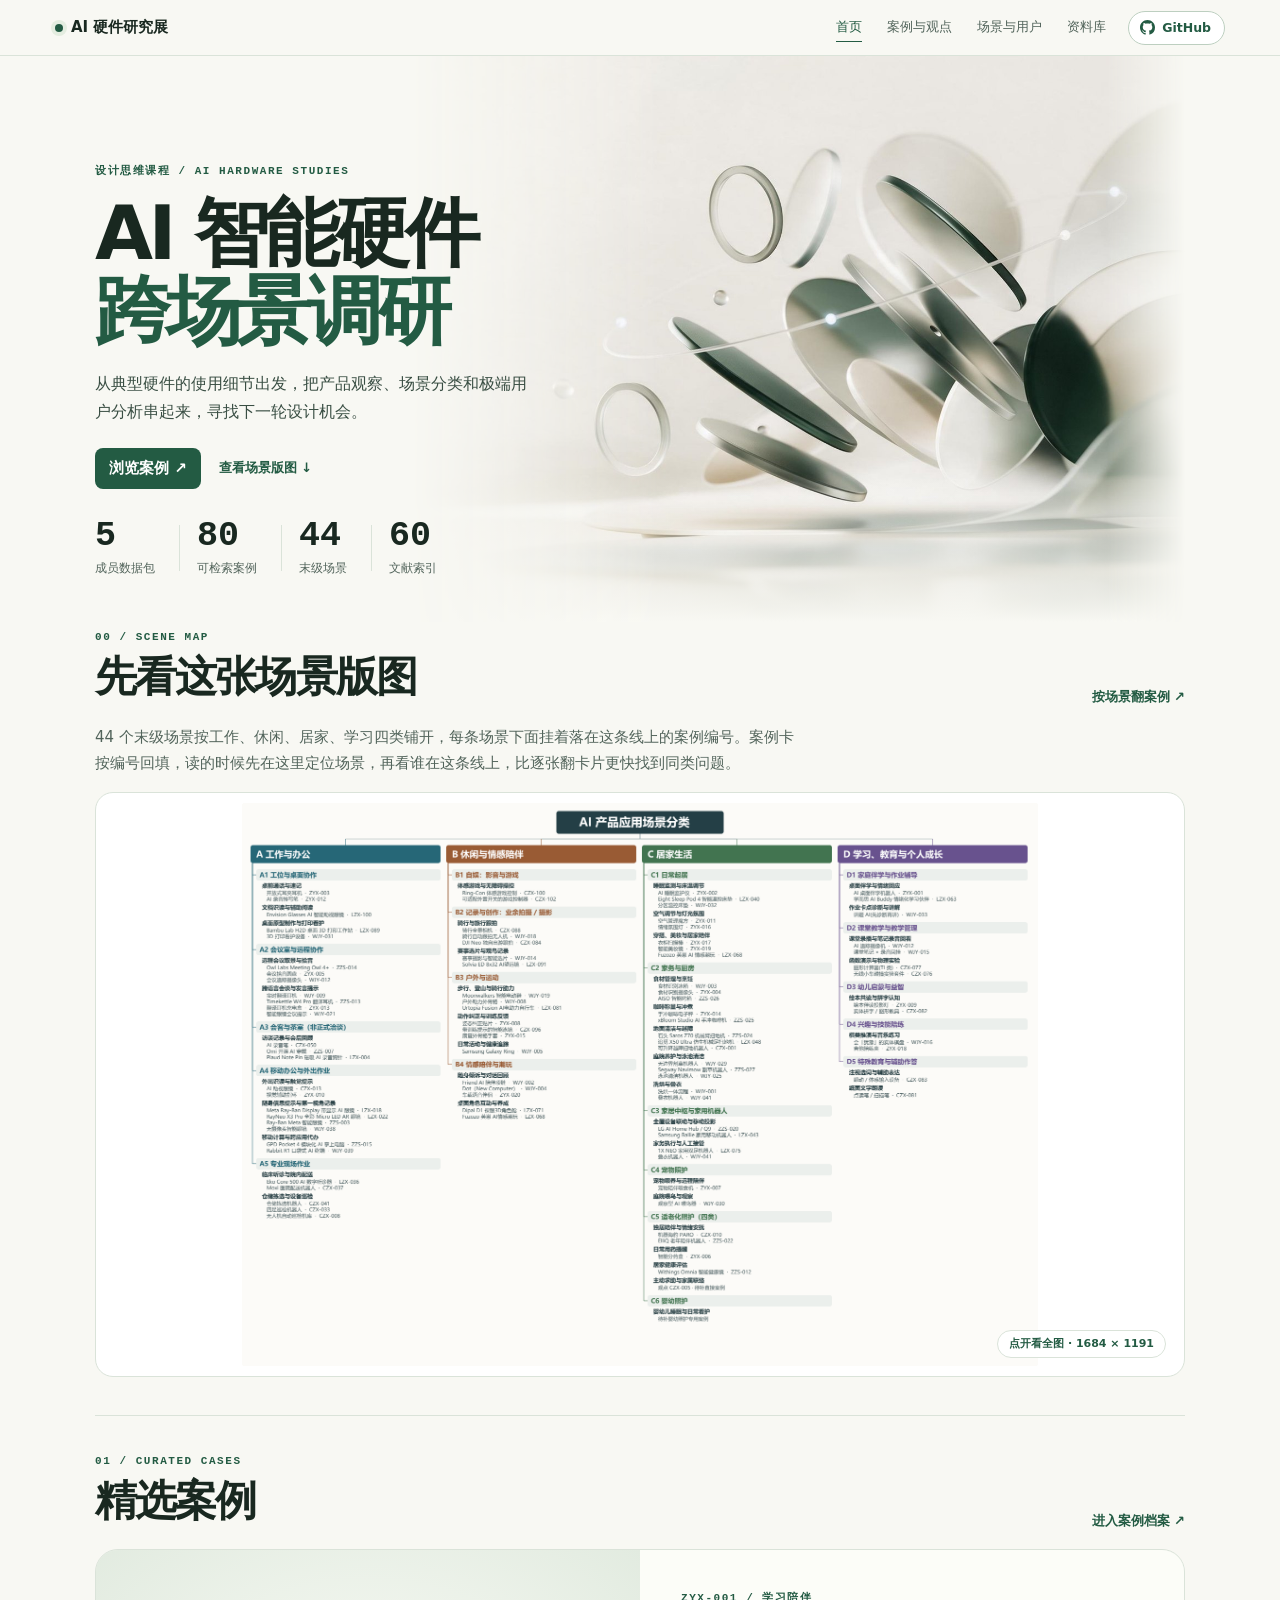
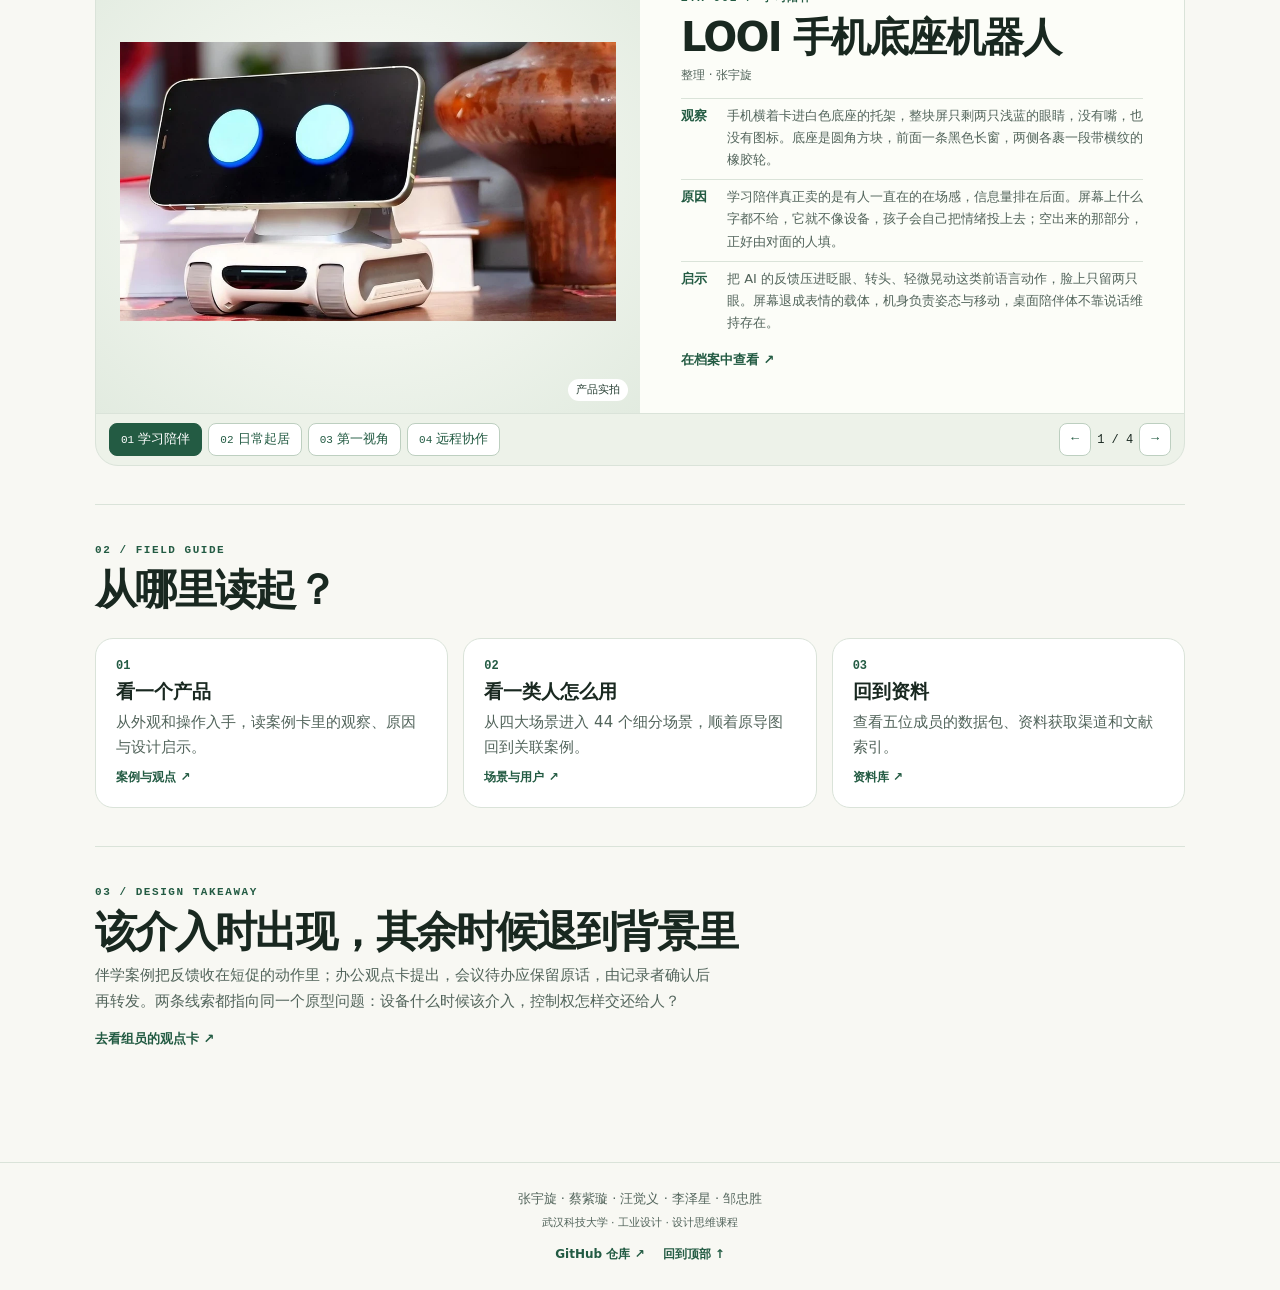
<file: index.html>
<!doctype html>
<html lang="zh-CN"><head><meta charset="utf-8"><meta name="viewport" content="width=device-width,initial-scale=1">
<title>跨场景调研 · AI 智能硬件调研</title><meta name="description" content="从典型硬件的使用细节出发，把产品观察、场景分类和极端用户分析串起来，寻找下一轮设计机会。">
<link rel="icon" href="assets/art/mark.svg" type="image/svg+xml"><link rel="stylesheet" href="pages.css">
<script type="module" src="pages.js"></script></head><body data-page="index">
<a class="skip" href="#main">跳到正文</a><progress class="reading" id="reading" max="100" value="0" aria-hidden="true"></progress>
<header class="nav" id="top"><a class="brand" href="index.html"><span class="dot"></span>AI 硬件研究展</a><div class="nav-end"><nav aria-label="展站导航"><a href="index.html" aria-current="page">首页</a><a href="cases.html">案例与观点</a><a href="scenes.html">场景与用户</a><a href="library.html">资料库</a></nav><a class="gh" href="https://github.com/Zhang-yvxuan/Design-Thinking" target="_blank" rel="noopener noreferrer" aria-label="在 GitHub 打开这个展站的仓库"><svg viewBox="0 0 16 16" aria-hidden="true"><path d="M8 0C3.58 0 0 3.58 0 8c0 3.54 2.29 6.53 5.47 7.59.4.07.55-.17.55-.38 0-.19-.01-.82-.01-1.49-2.01.37-2.53-.49-2.69-.94-.09-.23-.48-.94-.82-1.13-.28-.15-.68-.52-.01-.53.63-.01 1.08.58 1.23.82.72 1.21 1.87.87 2.33.66.07-.52.28-.87.51-1.07-1.78-.2-3.64-.89-3.64-3.95 0-.87.31-1.59.82-2.15-.08-.2-.36-1.02.08-2.12 0 0 .67-.21 2.2.82.64-.18 1.32-.27 2-.27s1.36.09 2 .27c1.53-1.04 2.2-.82 2.2-.82.44 1.1.16 1.92.08 2.12.51.56.82 1.27.82 2.15 0 3.07-1.87 3.75-3.65 3.95.29.25.54.73.54 1.48 0 1.07-.01 1.93-.01 2.2 0 .21.15.46.55.38A8.013 8.013 0 0 0 16 8c0-4.42-3.58-8-8-8z"/></svg><span>GitHub</span></a></div></header>
<main id="main"><section class="cover"><div class="hero__art" aria-hidden="true"></div><div class="cover-copy"><p class="eyebrow">设计思维课程 / AI HARDWARE STUDIES</p><h1>AI 智能硬件<span>跨场景调研</span></h1><p>从典型硬件的使用细节出发，把产品观察、场景分类和极端用户分析串起来，寻找下一轮设计机会。</p><div class="cover-links"><a class="action" href="cases.html">浏览案例 ↗</a><a class="quiet-link" href="#map">查看场景版图 ↓</a></div><ul id="stats" class="stats" aria-label="调研概览"></ul></div></section><p id="loadError" class="notice" hidden></p>
<section class="edition map-edition" id="map"><div class="split-head"><div><p class="eyebrow">00 / SCENE MAP</p><h2>先看这张场景版图</h2></div><a class="quiet-link" href="scenes.html">按场景翻案例 ↗</a></div>
<p class="map-note">44 个末级场景按工作、休闲、居家、学习四类铺开，每条场景下面挂着落在这条线上的案例编号。案例卡按编号回填，读的时候先在这里定位场景，再看谁在这条线上，比逐张翻卡片更快找到同类问题。</p>
<button type="button" class="zoom-trigger map-frame" data-zoom="assets/figures/scene-map.png" data-alt="AI 产品应用场景分类思维导图"><img src="assets/figures/scene-map.png" alt="AI 产品应用场景分类思维导图，分工作与办公、休闲与情感陪伴、居家生活、学习与个人成长四类" width="1684" height="1191" decoding="async"><span class="map-hint">点开看全图 · 1684 × 1191</span></button></section>
<section class="edition" id="case"><div class="split-head"><div><p class="eyebrow">01 / CURATED CASES</p><h2>精选案例</h2></div><a class="quiet-link" href="cases.html">进入案例档案 ↗</a></div><div id="featured" aria-live="polite"></div></section>
<section class="edition"><div class="split-head"><div><p class="eyebrow">02 / FIELD GUIDE</p><h2>从哪里读起？</h2></div></div>
<div class="entry-grid"><a href="cases.html"><b>01</b><h3>看一个产品</h3><p>从外观和操作入手，读案例卡里的观察、原因与设计启示。</p><span>案例与观点 ↗</span></a><a href="scenes.html"><b>02</b><h3>看一类人怎么用</h3><p>从四大场景进入 44 个细分场景，顺着原导图回到关联案例。</p><span>场景与用户 ↗</span></a><a href="library.html"><b>03</b><h3>回到资料</h3><p>查看五位成员的数据包、资料获取渠道和文献索引。</p><span>资料库 ↗</span></a></div></section>
<section class="edition takeaway"><p class="eyebrow">03 / DESIGN TAKEAWAY</p><h2>该介入时出现，其余时候退到背景里</h2><p>伴学案例把反馈收在短促的动作里；办公观点卡提出，会议待办应保留原话，由记录者确认后再转发。两条线索都指向同一个原型问题：设备什么时候该介入，控制权怎样交还给人？</p><a class="quiet-link" href="cases.html?view=opinions">去看组员的观点卡 ↗</a></section></main>
<footer class="foot"><p>张宇旋 · 蔡紫璇 · 汪觉义 · 李泽星 · 邹忠胜</p><p class="muted">武汉科技大学 · 工业设计 · 设计思维课程</p><p class="foot-links"><a href="https://github.com/Zhang-yvxuan/Design-Thinking" target="_blank" rel="noopener noreferrer">GitHub 仓库 ↗</a><a href="#top">回到顶部 ↑</a></p></footer>
<dialog class="detail" id="detail" aria-label="案例详情"><div class="detail-shell"><div class="detail-figure"><img alt=""></div><div class="detail-body"><button class="detail-close" type="button" aria-label="关闭详情">关闭 ×</button><p class="eyebrow" id="detailMeta"></p><h2 id="detailTitle"></h2><p class="byline" id="detailOwner"></p><dl class="detail-facts" id="detailFacts"></dl><div class="detail-chips" id="detailChips"></div><a class="quiet-link" id="detailSrc" target="_blank" rel="noopener noreferrer" hidden>原卡所列来源 ↗</a><p class="byline" id="detailSource"></p></div></div></dialog>
<dialog class="zoom" id="zoom" aria-label="查看大图"><form method="dialog"><button class="small-button" aria-label="关闭大图">关闭 ×</button></form><div class="zoom__image"><img alt=""></div></dialog></body></html>
</file>
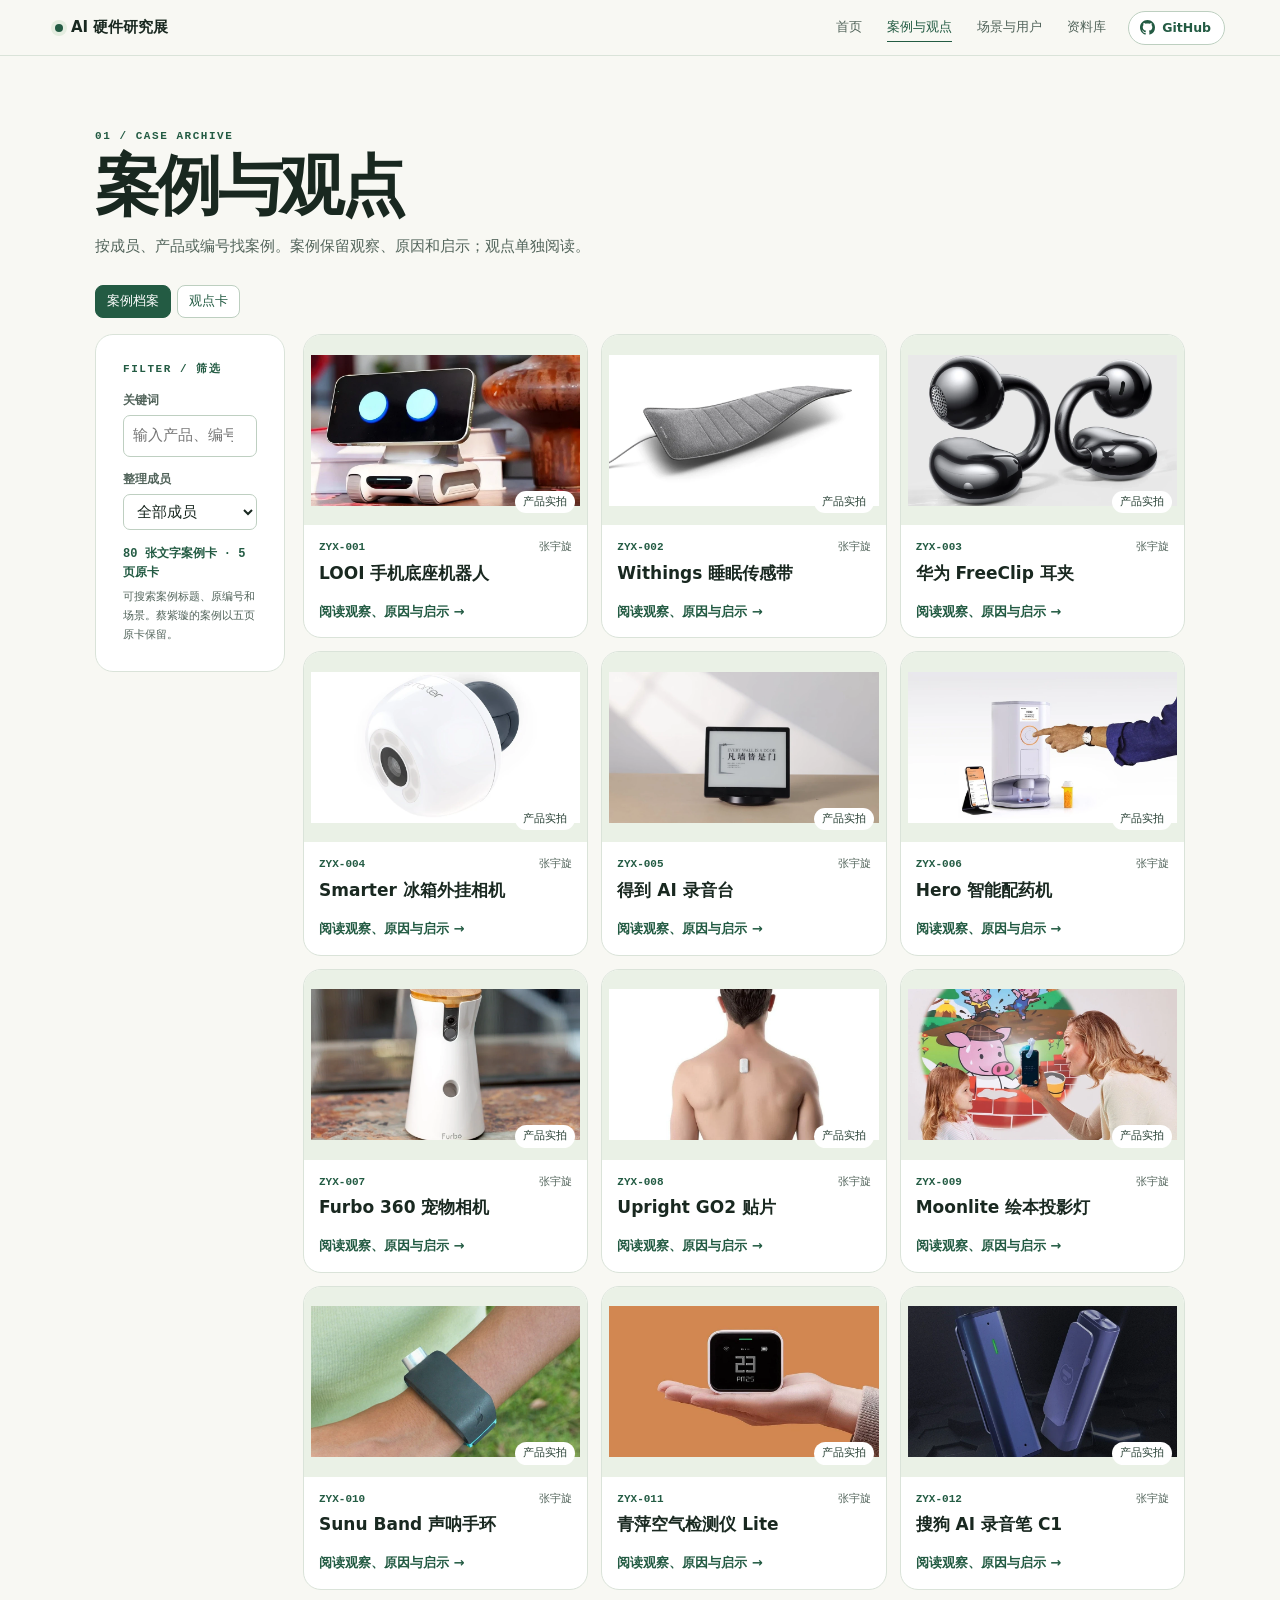
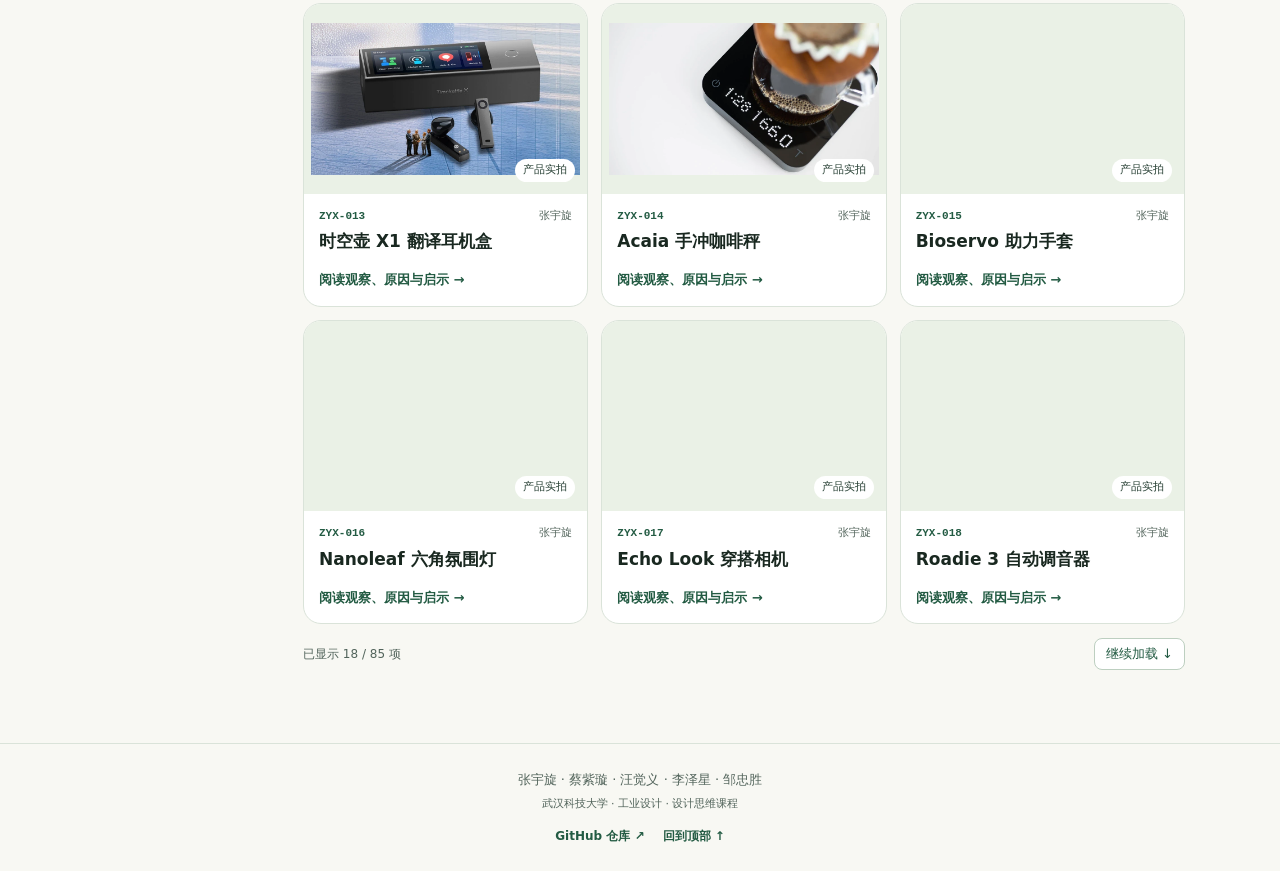
<file: cases.html>
<!doctype html>
<html lang="zh-CN"><head><meta charset="utf-8"><meta name="viewport" content="width=device-width,initial-scale=1">
<title>案例与观点 · AI 智能硬件调研</title><meta name="description" content="按成员、产品或编号找案例。案例保留观察、原因和启示；观点单独阅读。">
<link rel="icon" href="assets/art/mark.svg" type="image/svg+xml"><link rel="stylesheet" href="pages.css">
<script type="module" src="pages.js"></script></head><body data-page="cases">
<a class="skip" href="#main">跳到正文</a><progress class="reading" id="reading" max="100" value="0" aria-hidden="true"></progress>
<header class="nav" id="top"><a class="brand" href="index.html"><span class="dot"></span>AI 硬件研究展</a><div class="nav-end"><nav aria-label="展站导航"><a href="index.html">首页</a><a href="cases.html" aria-current="page">案例与观点</a><a href="scenes.html">场景与用户</a><a href="library.html">资料库</a></nav><a class="gh" href="https://github.com/Zhang-yvxuan/Design-Thinking" target="_blank" rel="noopener noreferrer" aria-label="在 GitHub 打开这个展站的仓库"><svg viewBox="0 0 16 16" aria-hidden="true"><path d="M8 0C3.58 0 0 3.58 0 8c0 3.54 2.29 6.53 5.47 7.59.4.07.55-.17.55-.38 0-.19-.01-.82-.01-1.49-2.01.37-2.53-.49-2.69-.94-.09-.23-.48-.94-.82-1.13-.28-.15-.68-.52-.01-.53.63-.01 1.08.58 1.23.82.72 1.21 1.87.87 2.33.66.07-.52.28-.87.51-1.07-1.78-.2-3.64-.89-3.64-3.95 0-.87.31-1.59.82-2.15-.08-.2-.36-1.02.08-2.12 0 0 .67-.21 2.2.82.64-.18 1.32-.27 2-.27s1.36.09 2 .27c1.53-1.04 2.2-.82 2.2-.82.44 1.1.16 1.92.08 2.12.51.56.82 1.27.82 2.15 0 3.07-1.87 3.75-3.65 3.95.29.25.54.73.54 1.48 0 1.07-.01 1.93-.01 2.2 0 .21.15.46.55.38A8.013 8.013 0 0 0 16 8c0-4.42-3.58-8-8-8z"/></svg><span>GitHub</span></a></div></header>
<main id="main"><header class="page-head"><p class="eyebrow">01 / CASE ARCHIVE</p><h1>案例与观点</h1><p>按成员、产品或编号找案例。案例保留观察、原因和启示；观点单独阅读。</p></header><p id="loadError" class="notice" hidden></p>
<div class="view-tabs" aria-label="案例或观点"><button type="button" data-view="cases">案例档案</button><button type="button" data-view="opinions">观点卡</button></div>
<section class="workbench" aria-label="档案浏览"><aside class="filters-panel"><p class="eyebrow">FILTER / 筛选</p><label for="query">关键词</label><input id="query" type="search" placeholder="输入产品、编号或主题"><label for="member">整理成员</label><select id="member"><option value="all">全部成员</option></select><p id="results" role="status"></p><p class="filter-help">可搜索案例标题、原编号和场景。蔡紫璇的案例以五页原卡保留。</p></aside><div id="archive" class="archive-region" aria-busy="true">正在加载档案…</div></section></main>
<footer class="foot"><p>张宇旋 · 蔡紫璇 · 汪觉义 · 李泽星 · 邹忠胜</p><p class="muted">武汉科技大学 · 工业设计 · 设计思维课程</p><p class="foot-links"><a href="https://github.com/Zhang-yvxuan/Design-Thinking" target="_blank" rel="noopener noreferrer">GitHub 仓库 ↗</a><a href="#top">回到顶部 ↑</a></p></footer>
<dialog class="detail" id="detail" aria-label="案例详情"><div class="detail-shell"><div class="detail-figure"><img alt=""></div><div class="detail-body"><button class="detail-close" type="button" aria-label="关闭详情">关闭 ×</button><p class="eyebrow" id="detailMeta"></p><h2 id="detailTitle"></h2><p class="byline" id="detailOwner"></p><dl class="detail-facts" id="detailFacts"></dl><div class="detail-chips" id="detailChips"></div><a class="quiet-link" id="detailSrc" target="_blank" rel="noopener noreferrer" hidden>原卡所列来源 ↗</a><p class="byline" id="detailSource"></p></div></div></dialog>
<dialog class="zoom" id="zoom" aria-label="查看大图"><form method="dialog"><button class="small-button" aria-label="关闭大图">关闭 ×</button></form><div class="zoom__image"><img alt=""></div></dialog></body></html>
</file>
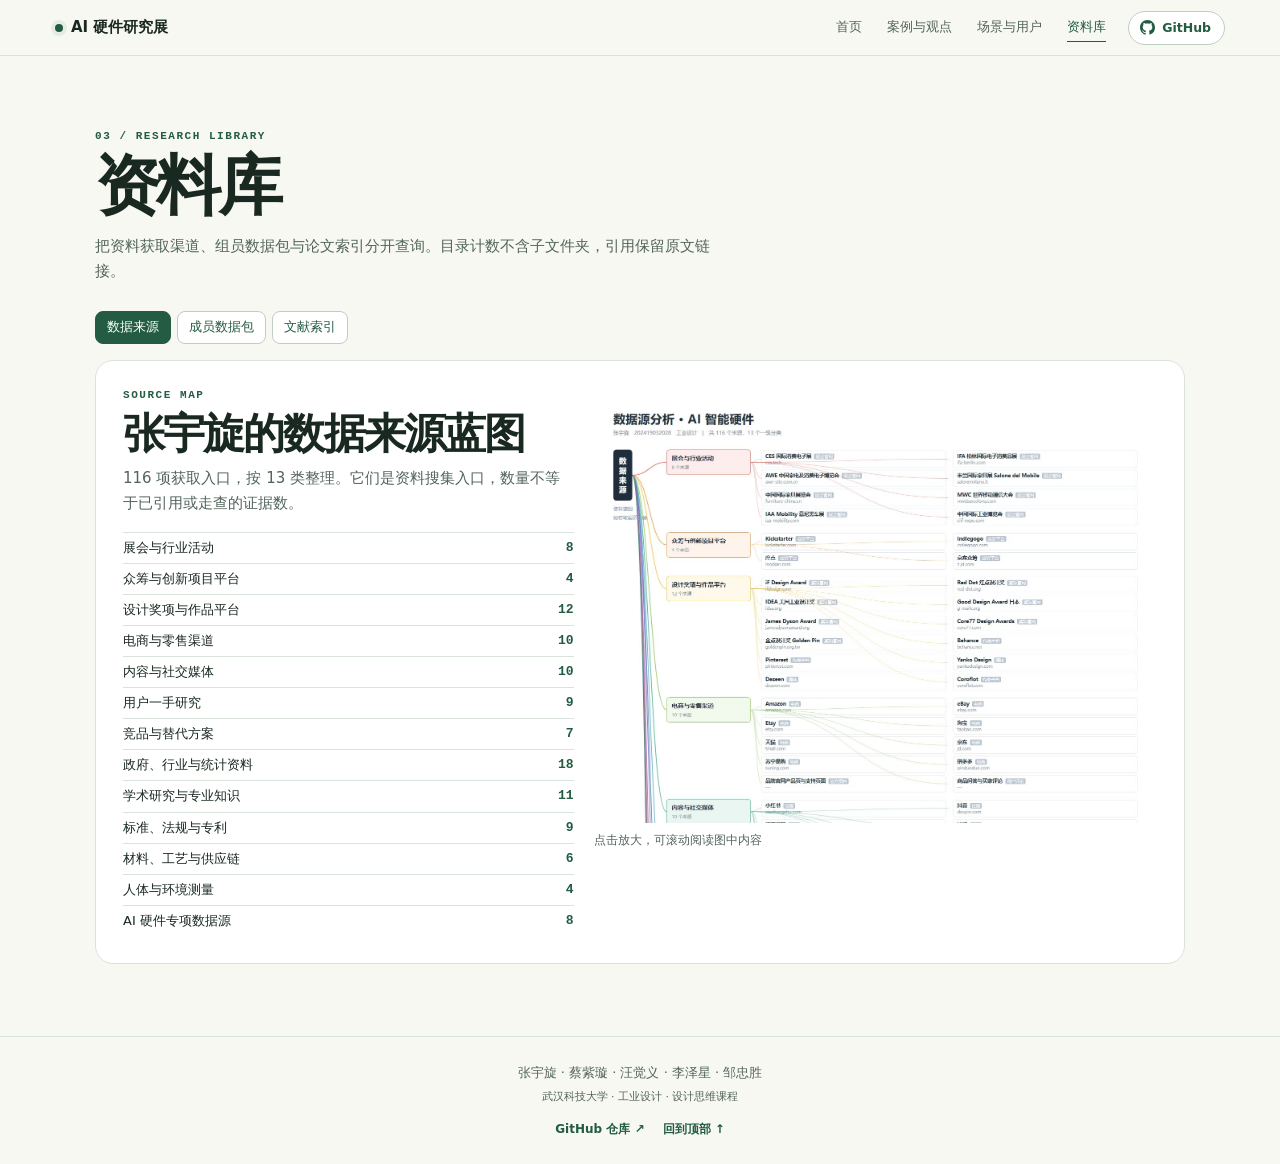
<file: library.html>
<!doctype html>
<html lang="zh-CN"><head><meta charset="utf-8"><meta name="viewport" content="width=device-width,initial-scale=1">
<title>资料库 · AI 智能硬件调研</title><meta name="description" content="把资料获取渠道、组员数据包与论文索引分开查询。目录计数不含子文件夹，引用保留原文链接。">
<link rel="icon" href="assets/art/mark.svg" type="image/svg+xml"><link rel="stylesheet" href="pages.css">
<script type="module" src="pages.js"></script></head><body data-page="library">
<a class="skip" href="#main">跳到正文</a><progress class="reading" id="reading" max="100" value="0" aria-hidden="true"></progress>
<header class="nav" id="top"><a class="brand" href="index.html"><span class="dot"></span>AI 硬件研究展</a><div class="nav-end"><nav aria-label="展站导航"><a href="index.html">首页</a><a href="cases.html">案例与观点</a><a href="scenes.html">场景与用户</a><a href="library.html" aria-current="page">资料库</a></nav><a class="gh" href="https://github.com/Zhang-yvxuan/Design-Thinking" target="_blank" rel="noopener noreferrer" aria-label="在 GitHub 打开这个展站的仓库"><svg viewBox="0 0 16 16" aria-hidden="true"><path d="M8 0C3.58 0 0 3.58 0 8c0 3.54 2.29 6.53 5.47 7.59.4.07.55-.17.55-.38 0-.19-.01-.82-.01-1.49-2.01.37-2.53-.49-2.69-.94-.09-.23-.48-.94-.82-1.13-.28-.15-.68-.52-.01-.53.63-.01 1.08.58 1.23.82.72 1.21 1.87.87 2.33.66.07-.52.28-.87.51-1.07-1.78-.2-3.64-.89-3.64-3.95 0-.87.31-1.59.82-2.15-.08-.2-.36-1.02.08-2.12 0 0 .67-.21 2.2.82.64-.18 1.32-.27 2-.27s1.36.09 2 .27c1.53-1.04 2.2-.82 2.2-.82.44 1.1.16 1.92.08 2.12.51.56.82 1.27.82 2.15 0 3.07-1.87 3.75-3.65 3.95.29.25.54.73.54 1.48 0 1.07-.01 1.93-.01 2.2 0 .21.15.46.55.38A8.013 8.013 0 0 0 16 8c0-4.42-3.58-8-8-8z"/></svg><span>GitHub</span></a></div></header>
<main id="main"><header class="page-head"><p class="eyebrow">03 / RESEARCH LIBRARY</p><h1>资料库</h1><p>把资料获取渠道、组员数据包与论文索引分开查询。目录计数不含子文件夹，引用保留原文链接。</p></header><p id="loadError" class="notice" hidden></p>
<div class="view-tabs" aria-label="资料类别"><button type="button" data-view="sources">数据来源</button><button type="button" data-view="packs">成员数据包</button><button type="button" data-view="papers">文献索引</button></div>
<section id="library" class="library-panel" aria-busy="true">正在加载资料…</section></main>
<footer class="foot"><p>张宇旋 · 蔡紫璇 · 汪觉义 · 李泽星 · 邹忠胜</p><p class="muted">武汉科技大学 · 工业设计 · 设计思维课程</p><p class="foot-links"><a href="https://github.com/Zhang-yvxuan/Design-Thinking" target="_blank" rel="noopener noreferrer">GitHub 仓库 ↗</a><a href="#top">回到顶部 ↑</a></p></footer>
<dialog class="detail" id="detail" aria-label="案例详情"><div class="detail-shell"><div class="detail-figure"><img alt=""></div><div class="detail-body"><button class="detail-close" type="button" aria-label="关闭详情">关闭 ×</button><p class="eyebrow" id="detailMeta"></p><h2 id="detailTitle"></h2><p class="byline" id="detailOwner"></p><dl class="detail-facts" id="detailFacts"></dl><div class="detail-chips" id="detailChips"></div><a class="quiet-link" id="detailSrc" target="_blank" rel="noopener noreferrer" hidden>原卡所列来源 ↗</a><p class="byline" id="detailSource"></p></div></div></dialog>
<dialog class="zoom" id="zoom" aria-label="查看大图"><form method="dialog"><button class="small-button" aria-label="关闭大图">关闭 ×</button></form><div class="zoom__image"><img alt=""></div></dialog></body></html>
</file>
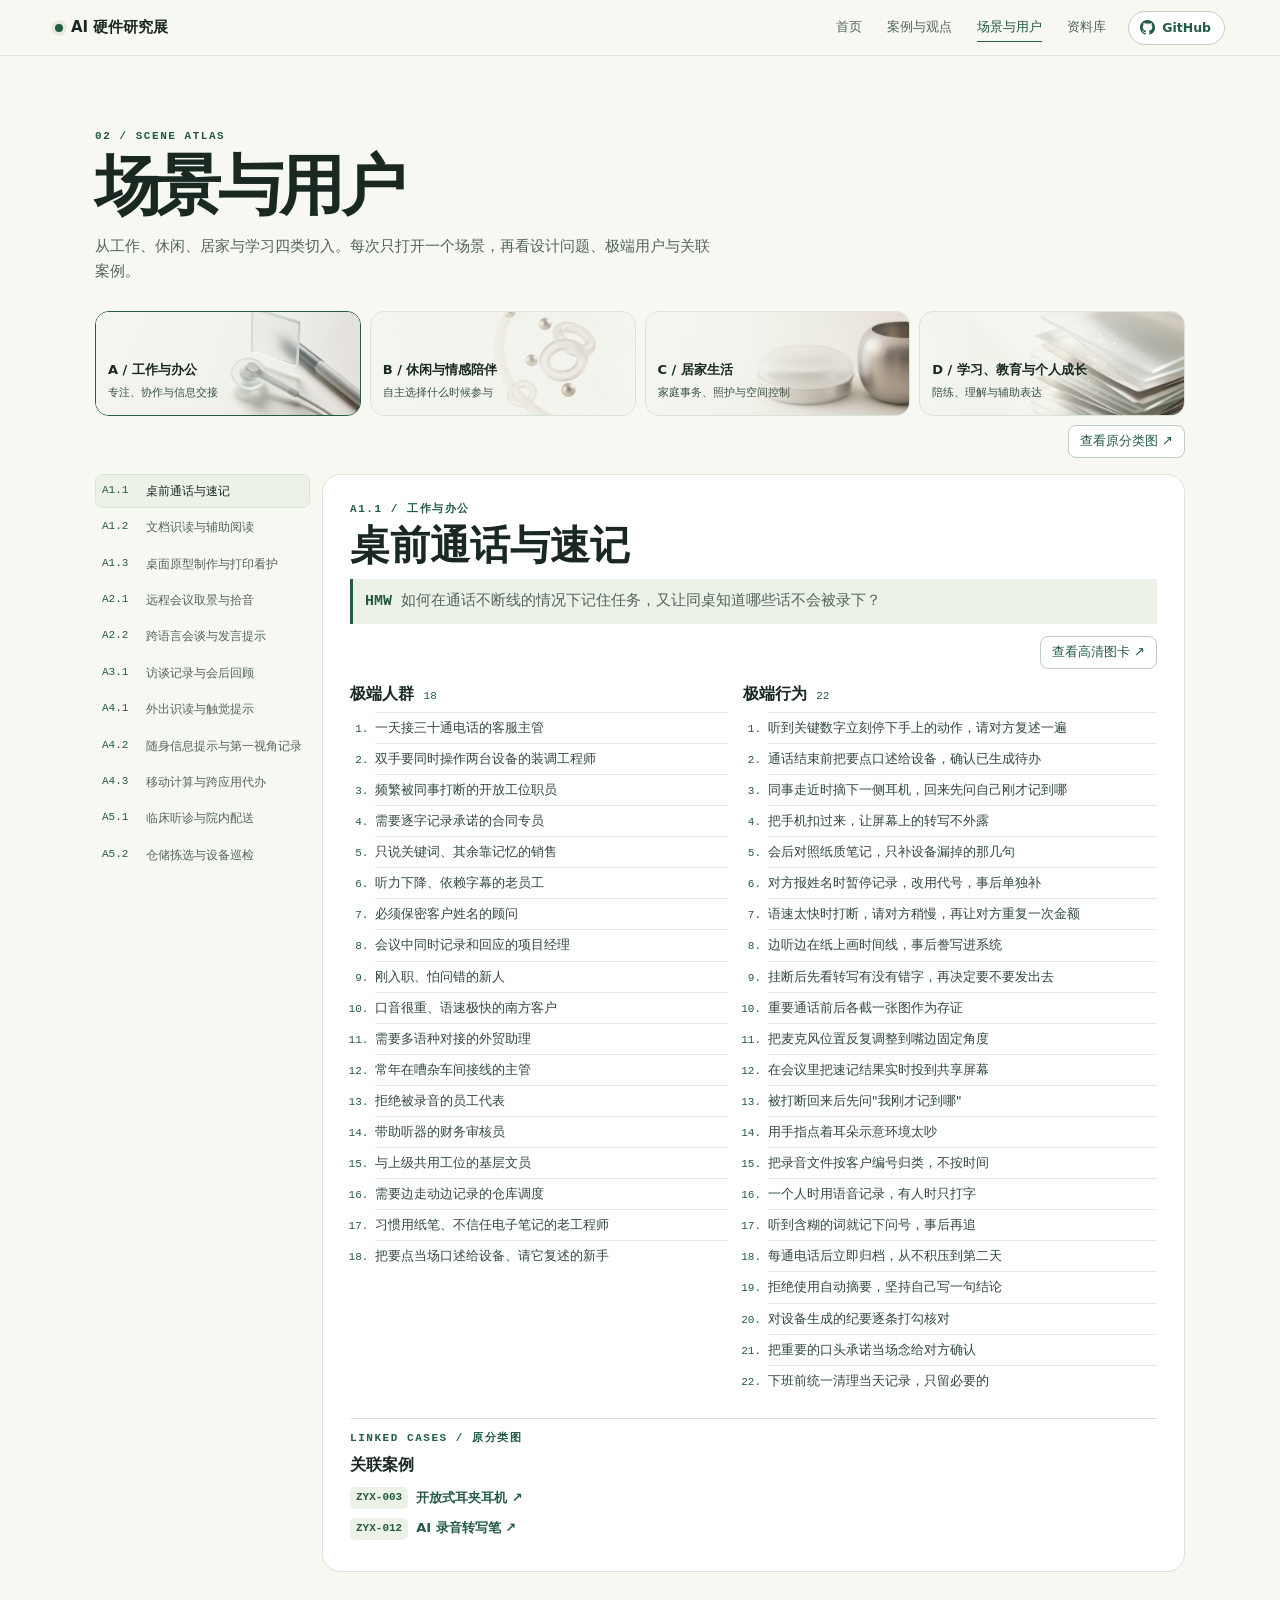
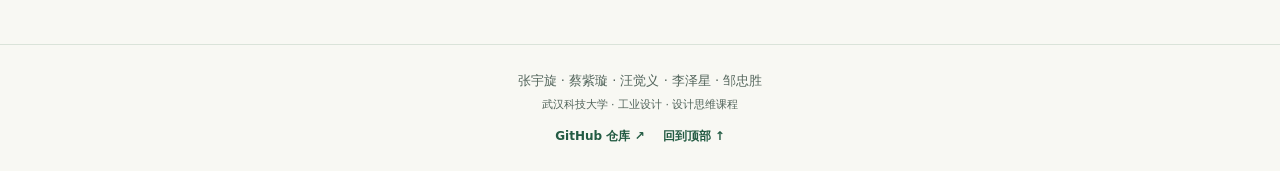
<file: scenes.html>
<!doctype html>
<html lang="zh-CN"><head><meta charset="utf-8"><meta name="viewport" content="width=device-width,initial-scale=1">
<title>场景与用户 · AI 智能硬件调研</title><meta name="description" content="从工作、休闲、居家与学习四类切入。每次只打开一个场景，再看设计问题、极端用户与关联案例。">
<link rel="icon" href="assets/art/mark.svg" type="image/svg+xml"><link rel="stylesheet" href="pages.css">
<script type="module" src="pages.js"></script></head><body data-page="scenes">
<a class="skip" href="#main">跳到正文</a><progress class="reading" id="reading" max="100" value="0" aria-hidden="true"></progress>
<header class="nav" id="top"><a class="brand" href="index.html"><span class="dot"></span>AI 硬件研究展</a><div class="nav-end"><nav aria-label="展站导航"><a href="index.html">首页</a><a href="cases.html">案例与观点</a><a href="scenes.html" aria-current="page">场景与用户</a><a href="library.html">资料库</a></nav><a class="gh" href="https://github.com/Zhang-yvxuan/Design-Thinking" target="_blank" rel="noopener noreferrer" aria-label="在 GitHub 打开这个展站的仓库"><svg viewBox="0 0 16 16" aria-hidden="true"><path d="M8 0C3.58 0 0 3.58 0 8c0 3.54 2.29 6.53 5.47 7.59.4.07.55-.17.55-.38 0-.19-.01-.82-.01-1.49-2.01.37-2.53-.49-2.69-.94-.09-.23-.48-.94-.82-1.13-.28-.15-.68-.52-.01-.53.63-.01 1.08.58 1.23.82.72 1.21 1.87.87 2.33.66.07-.52.28-.87.51-1.07-1.78-.2-3.64-.89-3.64-3.95 0-.87.31-1.59.82-2.15-.08-.2-.36-1.02.08-2.12 0 0 .67-.21 2.2.82.64-.18 1.32-.27 2-.27s1.36.09 2 .27c1.53-1.04 2.2-.82 2.2-.82.44 1.1.16 1.92.08 2.12.51.56.82 1.27.82 2.15 0 3.07-1.87 3.75-3.65 3.95.29.25.54.73.54 1.48 0 1.07-.01 1.93-.01 2.2 0 .21.15.46.55.38A8.013 8.013 0 0 0 16 8c0-4.42-3.58-8-8-8z"/></svg><span>GitHub</span></a></div></header>
<main id="main"><header class="page-head"><p class="eyebrow">02 / SCENE ATLAS</p><h1>场景与用户</h1><p>从工作、休闲、居家与学习四类切入。每次只打开一个场景，再看设计问题、极端用户与关联案例。</p></header><p id="loadError" class="notice" hidden></p>
<div class="scene-toolbar"><div class="scene-tabs" id="sceneTabs" aria-label="场景大类"></div><button class="small-button" type="button" data-zoom="assets/figures/scene-map.png" data-alt="AI 产品应用场景分类">查看原分类图 ↗</button></div>
<div class="scene-workbench"><nav class="scene-index" aria-label="末级场景" id="sceneIndex"></nav><section class="scene-reading" id="sceneReading" aria-busy="true">正在加载场景…</section></div></main>
<footer class="foot"><p>张宇旋 · 蔡紫璇 · 汪觉义 · 李泽星 · 邹忠胜</p><p class="muted">武汉科技大学 · 工业设计 · 设计思维课程</p><p class="foot-links"><a href="https://github.com/Zhang-yvxuan/Design-Thinking" target="_blank" rel="noopener noreferrer">GitHub 仓库 ↗</a><a href="#top">回到顶部 ↑</a></p></footer>
<dialog class="detail" id="detail" aria-label="案例详情"><div class="detail-shell"><div class="detail-figure"><img alt=""></div><div class="detail-body"><button class="detail-close" type="button" aria-label="关闭详情">关闭 ×</button><p class="eyebrow" id="detailMeta"></p><h2 id="detailTitle"></h2><p class="byline" id="detailOwner"></p><dl class="detail-facts" id="detailFacts"></dl><div class="detail-chips" id="detailChips"></div><a class="quiet-link" id="detailSrc" target="_blank" rel="noopener noreferrer" hidden>原卡所列来源 ↗</a><p class="byline" id="detailSource"></p></div></div></dialog>
<dialog class="zoom" id="zoom" aria-label="查看大图"><form method="dialog"><button class="small-button" aria-label="关闭大图">关闭 ×</button></form><div class="zoom__image"><img alt=""></div></dialog></body></html>
</file>
<file: pages.css>
/* Shared typography, materials and motion for the four-page exhibit. */
:root{--paper:#f8f8f3;--ink:#192820;--soft:#52645b;--green:#235b43;--line:#dae3d9;--tint:#edf2e9;--white:#fff;--page:1200px;--gutter:clamp(18px,5vw,55px);--mono:ui-monospace,Consolas,monospace;--ease:cubic-bezier(.18,.8,.26,1);--r:18px}
*,*::before,*::after{box-sizing:border-box}html{scroll-behavior:smooth}body{margin:0;background:var(--paper);color:var(--ink);font:15px/1.7 -apple-system,"Microsoft YaHei","PingFang SC",system-ui,sans-serif}h1,h2,h3,p,dl,dd,figure{margin:0}img{max-width:100%;display:block}button,input,select{font:inherit}button{cursor:pointer}a{color:inherit;text-underline-offset:3px}a:focus-visible,button:focus-visible,input:focus-visible,select:focus-visible,summary:focus-visible,[tabindex]:focus-visible{outline:2px solid #22674c;outline-offset:3px}button[hidden],[hidden]{display:none!important}main{max-width:var(--page);margin:auto;padding-inline:var(--gutter)}main section[id],.scene-reading{scroll-margin-top:125px}.skip{position:absolute;top:6px;left:8px;padding:8px 12px;background:#fff;z-index:100;transform:translateY(-150%)}.skip:focus{transform:none}.eyebrow{font:700 11px/1.4 var(--mono);letter-spacing:.14em;color:var(--green)}.quiet-link{font-size:13px;color:var(--green);font-weight:650;text-decoration:none}.quiet-link:hover{text-decoration:underline}.byline{font-size:12px;color:var(--soft)}.notice,.panel-empty{padding:19px;background:#eff2eb;border:1px solid var(--line);border-radius:10px}.notice{color:#75332c}.foot{text-align:center;border-top:1px solid var(--line);margin-top:72px;padding:25px 16px;color:var(--soft);font-size:13px}.foot .muted{font-size:11px;margin-top:4px}
/* Navigation */
.nav{position:sticky;top:0;z-index:30;display:flex;align-items:center;justify-content:space-between;gap:8px 20px;padding:10px var(--gutter);min-height:56px;border-bottom:1px solid var(--line);background:rgba(248,248,243,.96)}.brand{display:inline-flex;align-items:center;gap:8px;white-space:nowrap;font-weight:750;text-decoration:none}.dot{width:8px;aspect-ratio:1;border-radius:50%;background:var(--green);box-shadow:0 0 0 4px #e4ede0}.nav nav{display:flex;gap:clamp(8px,2vw,25px);align-items:center;flex-wrap:wrap}.nav nav a{font-size:13px;text-decoration:none;color:var(--soft);border-bottom:1px solid transparent;padding:3px 0}.nav nav a[aria-current],.nav nav a:hover{color:var(--green);border-color:var(--green)}.reading{position:fixed;z-index:40;left:0;top:0;width:100%;height:2px;appearance:none;border:0;background:transparent;pointer-events:none}.reading::-webkit-progress-bar{background:transparent}.reading::-webkit-progress-value{background:#3d8a69}.reading::-moz-progress-bar{background:#3d8a69}
/* Cover and editorial sections */
.cover{position:relative;isolation:isolate;overflow:hidden;min-height:535px;padding:clamp(64px,9vw,108px) 0 44px}.hero__art{position:absolute;inset:0 0 0 29%;background:url('assets/art/hero.jpg') right center / cover no-repeat;mask-image:linear-gradient(90deg,transparent,#000 32%,#000 90%,transparent);z-index:-1;animation:hero-in 1.25s var(--ease) both}.hero__art::after{content:'';position:absolute;inset:0;background:linear-gradient(0deg,var(--paper),transparent 26%)}.cover-copy{max-width:600px}.cover h1{font-size:clamp(40px,6vw,75px);line-height:1.04;letter-spacing:-.06em;margin:15px 0 20px;animation:rise .68s .09s var(--ease) both}.cover h1 span{display:block;color:var(--green);animation:rise .76s .18s var(--ease) both}.cover-copy>p:not(.eyebrow){max-width:440px;color:#394e43;font-size:16px}.cover-links{display:flex;align-items:center;gap:13px 18px;flex-wrap:wrap;margin-top:23px;animation:rise .75s .28s var(--ease) both}.action{background:var(--green);color:#fff;padding:8px 14px;border-radius:8px;font-weight:700;text-decoration:none}.action:hover{background:#164435}.stats{display:flex;flex-wrap:wrap;gap:12px 34px;padding:0;margin:28px 0 0;list-style:none}.stats li{display:grid;gap:2px}.stats b{font:750 clamp(23px,3vw,35px)/1.1 var(--mono)}.stats span{font-size:12px;color:var(--soft)}.edition{padding:38px 0;border-top:1px solid var(--line)}.split-head{display:flex;align-items:end;justify-content:space-between;gap:10px 18px;margin-bottom:17px}.split-head h2,.edition h2,.library-panel h2{font-size:clamp(24px,4vw,42px);letter-spacing:-.045em;line-height:1.25;margin:5px 0}.entry-grid{display:grid;grid-template-columns:repeat(3,minmax(0,1fr));gap:15px}.entry-grid a{display:flex;flex-direction:column;gap:6px;padding:20px;background:var(--white);border:1px solid var(--line);border-radius:var(--r);text-decoration:none;transition:translate .35s var(--ease),border-color .25s}.entry-grid a:hover{translate:0 -4px;border-color:#93b2a0}.entry-grid b{font:700 12px var(--mono);color:var(--green)}.entry-grid h3{font-size:19px;line-height:1.3}.entry-grid p,.takeaway>p:not(.eyebrow){color:var(--soft);max-width:65ch}.entry-grid span{margin-top:auto;font-size:12px;color:var(--green);font-weight:650}.takeaway .quiet-link{display:inline-block;margin-top:14px}
/* Case spotlight */
.feature-card{border:1px solid var(--line);border-radius:23px;overflow:hidden;background:var(--tint)}.feature-slide{display:grid;grid-template-columns:1fr 1fr;min-height:335px;--slide:18px}.feature-slide--back{--slide:-18px}.feature-media{position:relative;min-width:0;display:grid;align-items:center;padding:24px;background:radial-gradient(ellipse at center,#fcfdf8,#e2ebe0)}.feature-media .zoom-trigger{height:clamp(235px,29vw,371px);animation:slide-in .62s var(--ease) both}.feature-media img{width:100%;height:100%;object-fit:contain}.feature-media>span,.record-caption{position:absolute;right:12px;bottom:12px;font-size:11px;color:#233c30;background:#fff;padding:2px 8px;border-radius:999px;pointer-events:none}.feature-copy{padding:clamp(20px,4vw,41px);min-width:0;background:#fcfdf8}.feature-copy>*{animation:rise .54s var(--ease) both}.feature-copy h3{font-size:clamp(24px,3.8vw,40px);line-height:1.18;letter-spacing:-.045em;margin:7px 0 4px;animation-delay:.05s}.feature-copy dl{display:grid;gap:8px;margin:13px 0;animation-delay:.09s}.feature-copy dl>div,.record-facts>div{display:grid;grid-template-columns:38px minmax(0,1fr);gap:4px 8px;padding-top:6px;border-top:1px solid var(--line);font-size:13px;color:var(--soft)}.feature-copy dt,.record-facts dt{color:var(--green);font-weight:750}.feature-rail{border-top:1px solid var(--line);padding:9px 13px;display:flex;justify-content:space-between;gap:8px;align-items:center}.feature-choices,.feature-arrows{display:flex;gap:6px;align-items:center;flex-wrap:wrap}.feature-arrows{font:12px var(--mono);white-space:nowrap}.small-button,.view-tabs button{font-size:13px;line-height:1.3;color:var(--green);background:#fff;border:1px solid #bdcfc0;padding:7px 11px;border-radius:8px;transition:background-color .22s,border-color .22s}.small-button span{font:11px var(--mono)}.small-button:hover,.view-tabs button:hover{border-color:var(--green)}button[aria-pressed=true].small-button,.view-tabs button[aria-pressed=true]{color:#fff;background:var(--green);border-color:var(--green)}.zoom-trigger{display:block;width:100%;padding:0;background:transparent;border:0;border-radius:0;overflow:hidden;text-align:inherit;cursor:zoom-in}.zoom-trigger.small-button{display:inline-block;width:auto;padding:7px 11px;background:#fff;border:1px solid #bdcfc0;border-radius:8px}
/* Interior pages */
.page-head{padding:clamp(35px,7vw,73px) 0 26px}.page-head h1{font-size:clamp(34px,6vw,65px);line-height:1.1;letter-spacing:-.055em;margin:6px 0 12px}.page-head>p:last-child{color:var(--soft);max-width:66ch}.view-tabs{display:flex;gap:6px;flex-wrap:wrap;margin-bottom:16px}.workbench{display:grid;grid-template-columns:190px minmax(0,1fr);align-items:start;gap:18px}.filters-panel,.library-panel,.scene-reading{min-width:0;background:var(--white);border:1px solid var(--line);border-radius:var(--r);padding:clamp(14px,2.4vw,27px)}.filters-panel{display:grid;gap:5px;position:sticky;top:74px}.filters-panel label,.filter-stack{color:var(--soft);font-size:12px;font-weight:650;margin-top:7px}.filters-panel input,.filters-panel select,.filter-stack input{display:block;width:100%;min-width:0;padding:7px 9px;border:1px solid #becfc1;border-radius:7px;background:#fff;color:var(--ink)}#results{font:700 12px/1.6 var(--mono);color:var(--green);margin-top:10px}.filter-help{font-size:11px;color:var(--soft)}.record-grid{display:grid;grid-template-columns:repeat(3,minmax(0,1fr));gap:13px;align-items:start}.record{min-width:0;background:#fff;border:1px solid var(--line);border-radius:var(--r);overflow-wrap:anywhere;overflow:hidden}.record[data-record]:focus{border-color:var(--green)}.record .zoom-trigger{position:relative;background:#eaf1e6}.record-img{width:100%;height:clamp(120px,15vw,190px);object-fit:contain;padding:7px;transition:scale .6s var(--ease)}.record .zoom-trigger:hover img{scale:1.045}.record-body{padding:13px 15px}.record h3{font-size:17px;line-height:1.35;margin:5px 0 7px}.record-meta{display:flex;justify-content:space-between;gap:4px 8px;flex-wrap:wrap;font-size:11px;color:var(--soft)}.record-meta b{font-family:var(--mono);color:var(--green)}.record details{margin-top:6px}.record summary{font-size:13px;color:var(--green);cursor:pointer}.record .byline{margin-top:8px}.record-facts,.opinion-body{display:grid;gap:9px;margin:8px 0}.record blockquote{font-size:13px;margin:6px 0 9px;padding:3px 0 3px 9px;border-left:2px solid var(--green)}.opinion-body p{font-size:13px;color:var(--soft);white-space:pre-wrap}.chip-list{display:flex;gap:5px;flex-wrap:wrap;margin:9px 0}.chip{display:inline-block;font:600 11px/1.45 var(--mono);padding:3px 6px;border-radius:5px;background:var(--tint);color:var(--green)}.batch-bar{display:flex;align-items:center;justify-content:space-between;margin-top:13px;gap:10px;color:var(--soft);font-size:12px}
/* Scene atlas */
.scene-toolbar{display:grid;gap:9px;margin-bottom:16px}.scene-toolbar>.small-button{justify-self:end}.scene-tabs{display:grid;grid-template-columns:repeat(4,minmax(0,1fr));gap:9px}.scene-tile{position:relative;isolation:isolate;text-align:left;min-height:105px;padding:12px;overflow:hidden;border:1px solid var(--line);border-radius:14px;background:#e9eee6;color:var(--ink);display:flex;align-items:end;transition:translate .3s var(--ease),border-color .2s}.scene-tile img{position:absolute;inset:0;width:100%;height:100%;object-fit:cover;z-index:-2}.scene-tile::after{content:'';position:absolute;inset:0;z-index:-1;background:linear-gradient(90deg,#f3f5ee 0%,#f3f5eede 37%,#f3f5ee1c)}.scene-tile:hover{translate:0 -2px}.scene-tile[aria-pressed=true]{border-color:var(--green);box-shadow:inset 0 -3px var(--green)}.scene-tile span{display:grid;gap:3px}.scene-tile b{font-size:13px}.scene-tile small{font-size:11px;color:#395044}.scene-workbench{display:grid;grid-template-columns:minmax(155px,215px) minmax(0,1fr);gap:12px;align-items:start}.scene-index{display:grid;gap:2px;position:sticky;top:72px;max-height:76vh;overflow:auto}.scene-index button{display:grid;grid-template-columns:40px 1fr;gap:4px;text-align:left;color:var(--soft);background:transparent;border:1px solid transparent;border-radius:7px;padding:6px;font-size:12px}.scene-index button span{font:11px/1.8 var(--mono);color:var(--green)}.scene-index button:hover,.scene-index button[aria-current]{background:var(--tint);border-color:var(--line);color:var(--ink)}.scene-reading h2{font-size:clamp(24px,4vw,40px);line-height:1.2;margin:4px 0 10px}.hmw{background:var(--tint);border-left:3px solid var(--green);padding:9px 12px;color:var(--soft)}.hmw b{color:var(--green);font-family:var(--mono);margin-right:4px}.scene-tools{display:flex;justify-content:flex-end;margin:12px 0 6px}.analysis-grid{display:grid;grid-template-columns:1fr 1.1fr;gap:16px;animation:rise .35s var(--ease) both}.analysis-grid h3,.related h3{font-size:16px;margin:5px 0}.analysis-grid h3 span{color:var(--green);font:11px var(--mono);margin-left:4px}.analysis-grid ol{margin:0;padding-left:25px}.analysis-grid li{border-top:1px solid #e6eae5;padding:4px 0;font-size:13px;color:#32493c}.analysis-grid li::marker{font:11px var(--mono);color:var(--green)}.related{border-top:1px solid var(--line);margin-top:22px;padding-top:12px}.related ul{margin:0;padding:0;list-style:none}.related li{display:flex;flex-wrap:wrap;gap:5px 8px;align-items:center;padding:4px 0;font-size:13px}
/* Library and image dialog */
.library-panel>p:not(.eyebrow),.library-layout p:not(.eyebrow),.library-panel .split-head p:not(.eyebrow){color:var(--soft)}.library-layout{display:grid;grid-template-columns:.8fr 1fr;gap:20px}.library-layout figure{min-width:0}.source-preview{width:100%;height:clamp(190px,34vw,470px);object-fit:cover;object-position:top}.library-layout figcaption{font-size:12px;color:var(--soft);padding-top:7px}.source-list{margin:15px 0 0;padding:0;list-style:none}.source-list li{display:flex;justify-content:space-between;gap:12px;padding:4px 0;border-top:1px solid var(--line);font-size:13px}.source-list b{color:var(--green);font-family:var(--mono)}.table-wrap{overflow:auto;margin-top:16px;border:1px solid var(--line);border-radius:9px}table{border-collapse:collapse;width:100%;min-width:560px;font-size:13px}th,td{padding:8px 10px;border-bottom:1px solid var(--line);text-align:left}thead{background:var(--tint)}.paper-index{list-style:none;margin:0;padding:0}.paper-index li{display:grid;grid-template-columns:35px 1fr;gap:8px;padding:10px 0;border-top:1px solid var(--line)}.paper-index li>span{color:var(--green);font:700 12px/1.8 var(--mono)}.paper-index a{font-weight:650}.paper-index p{color:var(--soft);font-size:13px}.zoom{max-width:min(96vw,1400px);max-height:93dvh;padding:13px;border:1px solid var(--line);border-radius:13px;background:#fff}.zoom::backdrop{background:#17241dd9}.zoom form{display:flex;justify-content:end;margin-bottom:7px}.zoom__image{overflow:auto;max-height:calc(90dvh - 59px)}.zoom img{max-height:calc(90dvh - 59px);max-width:100%;margin:auto;object-fit:contain;cursor:zoom-in}.zoom img.is-large{max-height:none;max-width:none;cursor:zoom-out}
@keyframes rise{from{opacity:0;transform:translateY(13px)}to{opacity:1;transform:none}}@keyframes slide-in{from{opacity:.2;transform:translateX(var(--slide)) scale(1.02)}to{opacity:1;transform:none}}@keyframes hero-in{from{opacity:0;transform:scale(1.04)}to{opacity:1;transform:none}}
@media(max-width:980px){.record-grid{grid-template-columns:repeat(2,minmax(0,1fr))}}
@media(max-width:760px){.nav{align-items:start;flex-wrap:wrap}.cover{min-height:0}.hero__art{opacity:.38;animation:none}.entry-grid{grid-template-columns:1fr}.feature-card{display:flex;flex-direction:column}.feature-rail{order:-1;border-top:0;border-bottom:1px solid var(--line);flex-wrap:wrap}.feature-slide,.library-layout,.workbench,.scene-workbench{grid-template-columns:1fr}.feature-media{padding:12px}.feature-media .zoom-trigger{height:clamp(194px,46vw,280px)}.filters-panel{position:static;grid-template-columns:minmax(0,1.5fr) minmax(0,1fr);align-items:center}.filters-panel label:first-of-type{grid-column:1;grid-row:2}.filters-panel input{grid-column:1;grid-row:3}.filters-panel label:last-of-type{grid-column:2;grid-row:2}.filters-panel select{grid-column:2;grid-row:3}.filters-panel .filter-help{display:none}.scene-tabs{grid-template-columns:repeat(2,minmax(0,1fr))}.scene-index{position:static;grid-auto-flow:column;grid-auto-columns:minmax(126px,1fr);overflow:auto;max-height:none}.scene-index button{display:flex;flex-direction:column}.analysis-grid{gap:10px}}
@media(max-width:480px){.nav{flex-direction:column;gap:1px}.nav nav{gap:10px}.nav nav a{font-size:12px}.stats{gap:10px 19px}.stats span{font-size:10px}.split-head{align-items:start;flex-wrap:wrap}.feature-rail,.feature-copy{padding:12px}.feature-choices .small-button{padding:5px 7px;font-size:11px}.record-grid,.analysis-grid{grid-template-columns:1fr}.record-img{height:175px}.filter-stack{width:100%}.foot{margin-top:45px}}
@media(prefers-reduced-motion:reduce){html{scroll-behavior:auto}*,*::before,*::after{animation:none!important;transition:none!important;scroll-behavior:auto!important;translate:none!important;scale:none!important}}

/* 2026-11-26 导航入口、自动续载与交互微调 */
.nav{backdrop-filter:saturate(160%) blur(10px);background:rgba(248,248,243,.82);transition:background-color .24s ease,box-shadow .24s ease}
.nav[data-stuck]{background:rgba(248,248,243,.95);box-shadow:0 1px 0 var(--line),0 10px 26px rgba(29,49,40,.07)}
.nav-end{display:flex;align-items:center;gap:clamp(10px,2vw,22px);min-width:0}
.gh{display:inline-flex;align-items:center;gap:7px;height:34px;padding:0 13px 0 11px;font-size:12.5px;font-weight:650;color:var(--green);text-decoration:none;background:#fff;border:1px solid #bdcfc0;border-radius:999px;white-space:nowrap;transition:color .2s,background-color .2s,border-color .2s,transform .2s}
.gh:hover{color:#fff;background:var(--green);border-color:var(--green);transform:translateY(-1px)}
.gh:focus-visible{outline:2px solid var(--green);outline-offset:3px}
.gh svg{width:15px;height:15px;fill:currentColor;flex:none}
.foot-links{display:flex;justify-content:center;align-items:center;gap:18px;margin:12px 0 0;flex-wrap:wrap}
.foot-links a{font-size:12px;font-weight:650;color:var(--green);text-decoration:none}
.foot-links a:hover{text-decoration:underline}
.stats{gap:12px 24px}
.stats li{position:relative}
.stats li+li{padding-left:18px}
.stats li+li::before{content:"";position:absolute;left:0;inset-block:12%;width:1px;background:var(--line)}
.record{transition:border-color .22s ease,box-shadow .22s ease}
.record:hover{border-color:#b9cdbb;box-shadow:0 12px 28px rgba(29,49,40,.07)}
.record:has(details[open]){border-color:var(--green)}
.batch-bar{min-height:34px}
.batch-done{font-size:12px;color:var(--soft)}
@media(max-width:760px){.nav-end{width:100%;justify-content:space-between;gap:10px}}
@media(max-width:480px){.gh{height:30px;padding:0 11px 0 9px;font-size:11.5px}.gh svg{width:14px;height:14px}}
.nav-end{min-width:0}
@media(max-width:760px){.nav-end{width:100%;justify-content:space-between;flex-wrap:wrap;gap:8px}}
@media(max-width:560px){.gh{padding:0 10px;height:30px}.gh span{display:none}}
body{overflow-x:clip}
@media(max-width:560px){.stats{gap:10px 16px}.stats li+li{padding-left:0}.stats li+li::before{display:none}.stats b{font-size:22px}}
@media(max-width:560px){.nav-end{gap:6px}.gh{padding:0 9px}}
/* 首页场景版图 */
.map-edition{border-top:0;padding-top:8px}
.map-note{max-width:74ch;color:var(--soft);margin:0 0 16px}
.map-frame{display:block;width:100%;padding:10px;background:#fff;border:1px solid var(--line);border-radius:var(--r);position:relative;transition:border-color .22s ease,box-shadow .22s ease;overflow:hidden}
.map-frame:hover{border-color:#b9cdbb;box-shadow:0 14px 32px rgba(29,49,40,.09)}
.map-frame img{display:block;width:100%;height:clamp(260px,44vw,600px);object-fit:contain;border-radius:6px;background:#fff}
.map-hint{position:absolute;right:18px;bottom:18px;font-size:11px;font-weight:650;color:var(--green);background:#fff;border:1px solid var(--line);border-radius:999px;padding:4px 11px;pointer-events:none}
@media(max-width:560px){.map-frame img{height:250px}.map-hint{right:10px;bottom:10px;font-size:10px;padding:3px 9px}}

/* 案例详情浮层：图从卡片飞出，正文右侧浮现，背景压暗 */
.record{cursor:pointer}
.record-media{position:relative;background:#eaf1e6}
.record-open{display:inline-block;margin-top:9px;font-size:13px;font-weight:650;color:var(--green)}
.record:hover .record-open,.record:focus-visible .record-open{text-decoration:underline}
.record:focus-visible{outline:2px solid var(--green);outline-offset:3px}
.detail{width:min(94vw,1160px);max-width:1160px;max-height:92dvh;padding:0;border:0;border-radius:20px;background:#fcfdf8;overflow:hidden}
.detail[open]{animation:detailIn .3s ease both}
.detail[open]::backdrop{animation:detailBack .36s ease both}
@keyframes detailIn{from{opacity:0;transform:translateY(8px)}to{opacity:1;transform:none}}
@keyframes detailBack{from{background:rgba(20,33,26,0)}to{background:rgba(20,33,26,.64)}}
.detail-shell{display:grid;grid-template-columns:1.06fr .94fr;max-height:92dvh}
.detail-figure{margin:0;background:#eaf1e6;display:grid;place-items:center;padding:16px;min-height:0}
.detail-figure img{width:100%;height:100%;max-height:calc(92dvh - 32px);object-fit:contain;border-radius:10px}
.detail-body{position:relative;padding:clamp(22px,3.2vw,40px) clamp(20px,3vw,36px) clamp(20px,3vw,32px);overflow:auto;max-height:92dvh}
.detail-close{position:absolute;right:clamp(14px,2vw,22px);top:clamp(12px,2vw,18px);font-size:12px;font-weight:650;color:var(--green);background:#fff;border:1px solid #bdcfc0;border-radius:999px;padding:6px 12px;cursor:pointer;transition:background-color .2s,color .2s,border-color .2s}
.detail-close:hover{background:var(--green);border-color:var(--green);color:#fff}
.detail-body h2{font-size:clamp(22px,3vw,34px);line-height:1.2;letter-spacing:-.03em;margin:6px 0 4px;padding-right:76px}
.detail-facts,.detail-prose{display:grid;gap:12px;margin:18px 0 0}
.detail-facts>div{display:grid;grid-template-columns:42px minmax(0,1fr);gap:4px 10px;padding-top:9px;border-top:1px solid var(--line);font-size:14px;color:var(--soft)}
.detail-facts dt{color:var(--green);font-weight:750}
.detail-facts dd{margin:0;line-height:1.7}
.detail-prose p{font-size:13.5px;color:var(--soft);margin:0;line-height:1.75}
.detail-chips{display:flex;gap:6px;flex-wrap:wrap;margin:16px 0 0}
#detailSrc{display:inline-block;margin-top:14px}
@media(max-width:760px){.detail{max-height:94dvh}.detail-shell{grid-template-columns:1fr;max-height:94dvh;overflow:auto}.detail-figure{padding:12px}.detail-figure img{max-height:38dvh}.detail-body{max-height:none;overflow:visible}.detail-body h2{padding-right:0}}
.detail.is-closing{animation:detailOut .2s ease both}
.detail.is-closing::backdrop{animation:detailBackOut .2s ease both}
@keyframes detailOut{to{opacity:0;transform:translateY(6px) scale(.994)}}
@keyframes detailBackOut{to{background:rgba(20,33,26,0)}}
@media(max-width:760px){.record{cursor:default}.record-open{display:none}}
</file>
